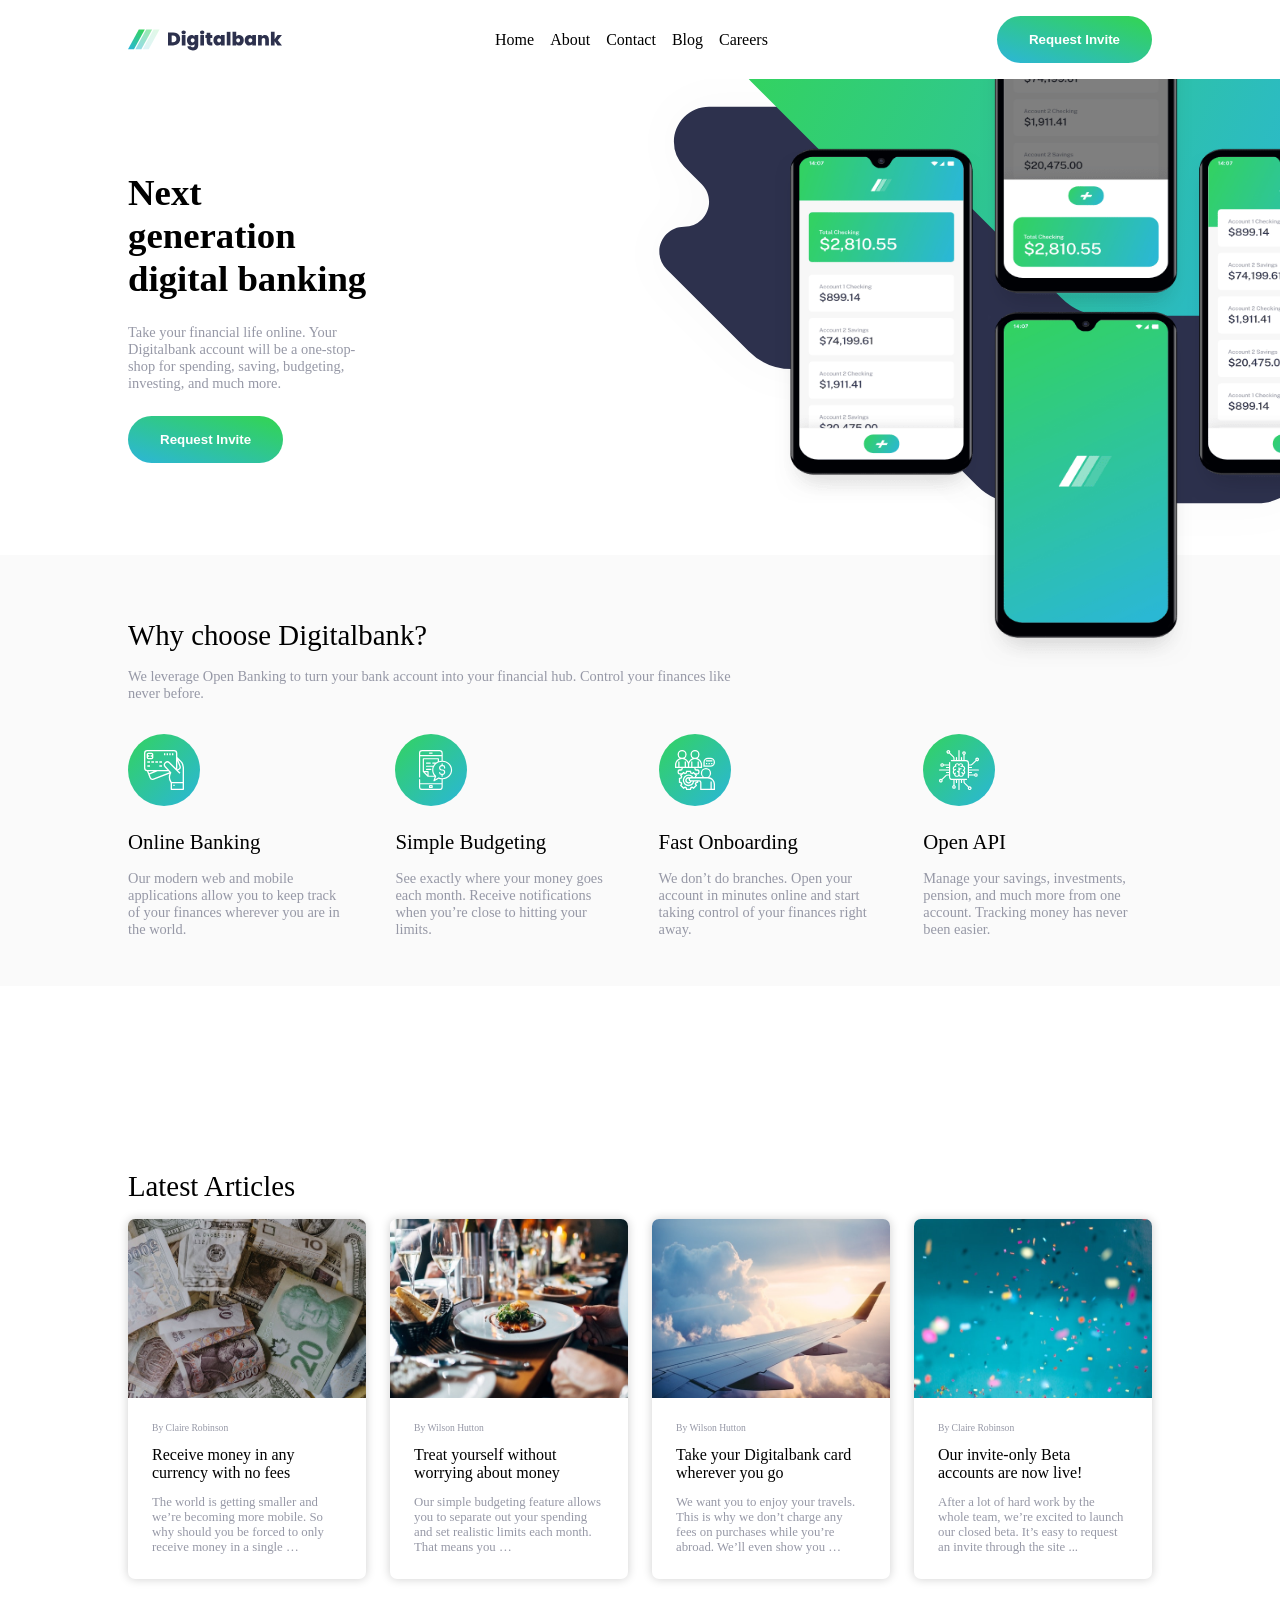
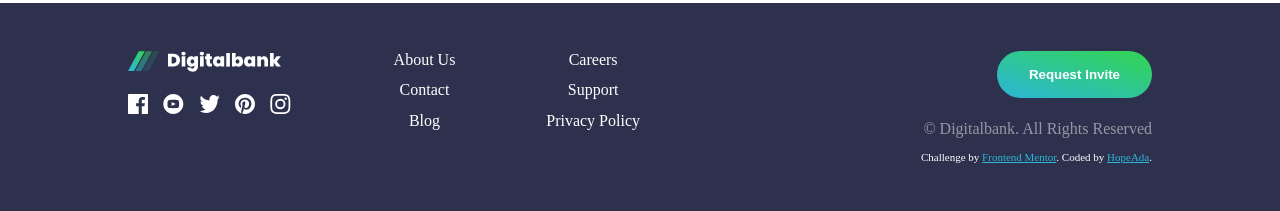
<file: digitalbank-landing/index.html>
<!DOCTYPE html>
<html lang="en">

<head>
  <meta charset="UTF-8">
  <meta name="viewport" content="width=device-width, initial-scale=1.0">
  <!-- displays site properly based on user's device -->

  <link rel="icon" type="image/png" sizes="32x32" href="./images/favicon-32x32.png">
  <link rel="stylesheet" href="styles.css">

  <title>Frontend Mentor | Digitalbank landing page</title>

  <!-- Feel free to remove these styles or customise in your own stylesheet 👍 -->

</head>

<body>


  <header>
    <img src="./images/logo-dark.svg" alt="" class="logo">
    <nav class="">
      <a href="">Home</a>
      <a href="">About</a>
      <a href="">Contact</a>
      <a href="">Blog</a>
      <a href="">Careers</a>
      <div class="bg"></div>
    </nav>

    <button>Request Invite</button>

    <img src="./images/icon-hamburger.svg" alt="" class="menu">
  </header>

  <main>
    <section class="hero">
      <div class="hero-img">
        <img src="./images/bg-intro-desktop.svg" alt="" class="img-bg">
        <img src="./images/image-mockups.png" alt="" class="phones">
      </div>
      <div class="hero-text">
        <h1>Next generation digital banking</h1>

        <p>
          Take your financial life online. Your Digitalbank account will be a one-stop-shop for spending, saving,
          budgeting, investing, and much more.
        </p>

        <button>Request Invite</button>
      </div>
    </section>


    <section class="why-info">
      <h2>Why choose Digitalbank?</h2>

      <p>
        We leverage Open Banking to turn your bank account into your financial hub. Control your finances like never
        before.
      </p>

      <div class="list">
        <div class="itm">


          <img src="./images/icon-online.svg" alt="">
          <span>Online Banking</span>
          <p>Our modern web and mobile applications allow you to keep track of your finances wherever you are in the
            world.</p>
        </div>
        <div class="itm">


          <img src="./images/icon-budgeting.svg" alt="">
          <span>Simple Budgeting</span>
          <p> See exactly where your money goes each month. Receive notifications when you’re close to hitting your
            limits.</p>
        </div>
        <div class="itm">


          <img src="./images/icon-onboarding.svg" alt="">
          <span> Fast Onboarding</span>
          <p> We don’t do branches. Open your account in minutes online and start taking control of your finances right
            away. </p>
        </div>
        <div class="itm">


          <img src="./images/icon-api.svg" alt="">
          <span>Open API</span>
          <p> Manage your savings, investments, pension, and much more from one account. Tracking money has never been
            easier.</p>
        </div>
      </div>
    </section>

    <section class="articles">
      <h2>Latest Articles</h2>

      <div class="list">
        <article>
          <img src="./images/image-currency.jpg" alt="">
          <div>
            <span class="author">By Claire Robinson</span>
            <span class="title">Receive money in any currency with no fees</span>
            <span class="desc"> The world is getting smaller and we’re becoming more mobile. So why should you be
              forced to only receive money in a single …</span>
          </div>
        </article>

        <article>
          <img src="./images/image-restaurant.jpg" alt="">
          <div>
            <span class="author"> By Wilson Hutton</span>
            <span class="title"> Treat yourself without worrying about money</span>
            <span class="desc"> Our simple budgeting feature allows you to separate out your spending and set
              realistic limits each month. That means you …</span>
          </div>
        </article>

        <article>
          <img src="./images/image-plane.jpg" alt="">
          <div>
            <span class="author">By Wilson Hutton</span>
            <span class="title">Take your Digitalbank card wherever you go</span>
            <span class="desc">We want you to enjoy your travels. This is why we don’t charge any fees on purchases
              while you’re abroad. We’ll even show you …</span>
          </div>
        </article>

        <article>
          <img src="./images/image-confetti.jpg" alt="">
          <div>
            <span class="author"> By Claire Robinson
            </span>
            <span class="title">Our invite-only Beta accounts are now live!</span>
            <span class="desc">After a lot of hard work by the whole team, we’re excited to launch our closed beta.
              It’s easy to request an invite through the site ...</span>
          </div>
        </article>
      </div>
    </section>
  </main>

  <footer>
    <section class="s1">
      <img src="./images/logo-light.svg" alt="" class="logo">
      <span class="socials">
        <img src="./images/icon-facebook.svg" alt="">
        <img src="./images/icon-youtube.svg" alt="">
        <img src="./images/icon-twitter.svg" alt="">
        <img src="./images/icon-pinterest.svg" alt="">
        <img src="./images/icon-instagram.svg" alt="">
      </span>
    </section>

    <section class="s2">
      <div>
        <span>About Us</span>
        <span>Contact</span>
        <span>Blog</span>
      </div>
      <div>
        <span>Careers</span>
        <span>Support</span>
        <span>Privacy Policy</span>
      </div>
    </section>

    <section class="s3">
      <button>Request Invite</button>
      <span class="copyright">© Digitalbank. All Rights Reserved</span>
      <div class="attribution">
        Challenge by <a href="https://www.frontendmentor.io?ref=challenge" target="_blank">Frontend Mentor</a>.
        Coded by <a href="#">HopeAda</a>.
      </div>
    </section>
  </footer>

  <script src="scripts.js" defer></script>

</body>

</html>
</file>
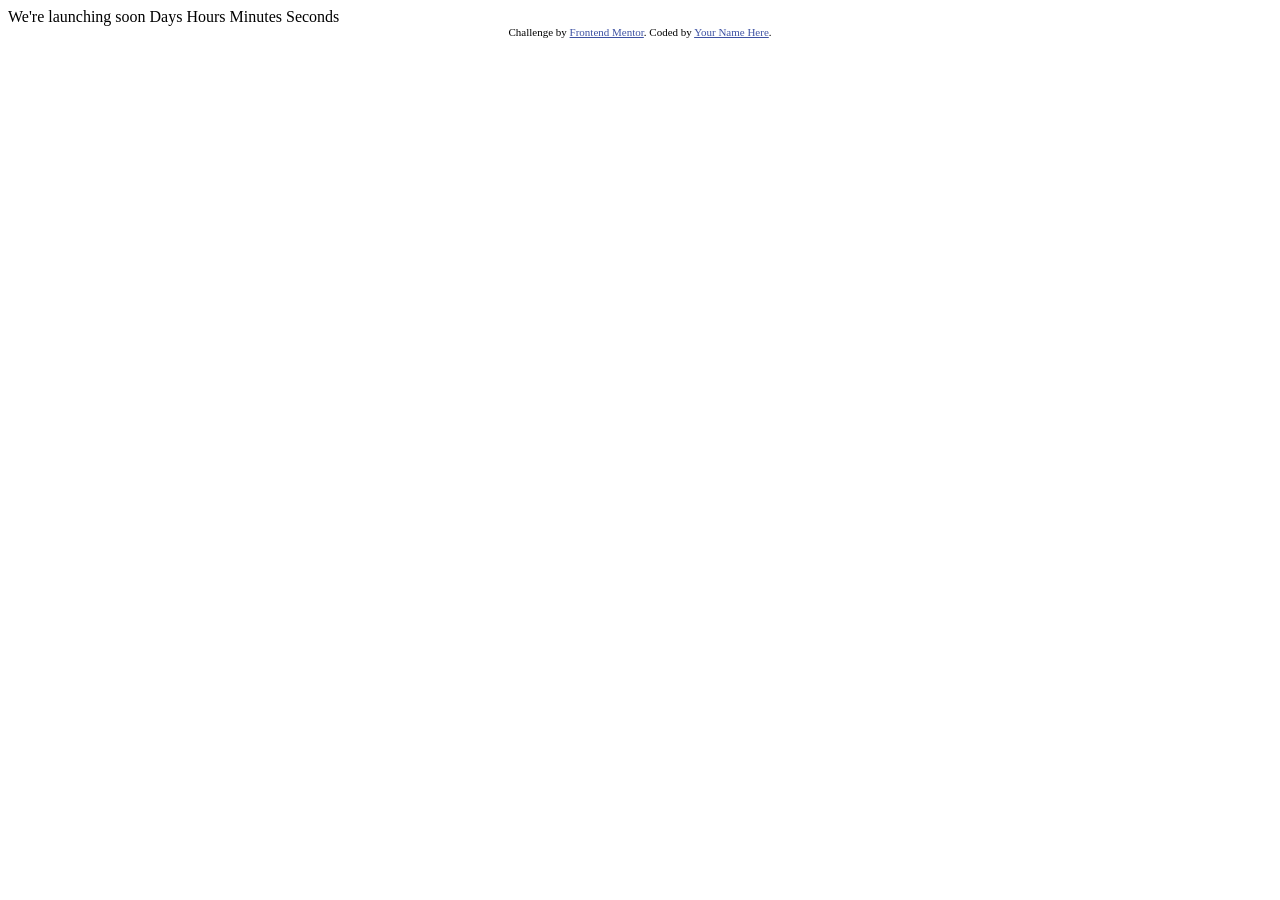
<file: launch-countdown/index.html>
<!DOCTYPE html>
<html lang="en">
<head>
  <meta charset="UTF-8">
  <meta name="viewport" content="width=device-width, initial-scale=1.0"> <!-- displays site properly based on user's device -->

  <link rel="icon" type="image/png" sizes="32x32" href="./images/favicon-32x32.png">
  
  <title>Frontend Mentor | Launch countdown timer</title>

  <!-- Feel free to remove these styles or customise in your own stylesheet 👍 -->
  <style>
    .attribution { font-size: 11px; text-align: center; }
    .attribution a { color: hsl(228, 45%, 44%); }
  </style>
</head>
<body>

  We're launching soon

  Days
  Hours
  Minutes
  Seconds
  
  <div class="attribution">
    Challenge by <a href="https://www.frontendmentor.io?ref=challenge" target="_blank">Frontend Mentor</a>. 
    Coded by <a href="#">Your Name Here</a>.
  </div>
</body>
</html>
</file>
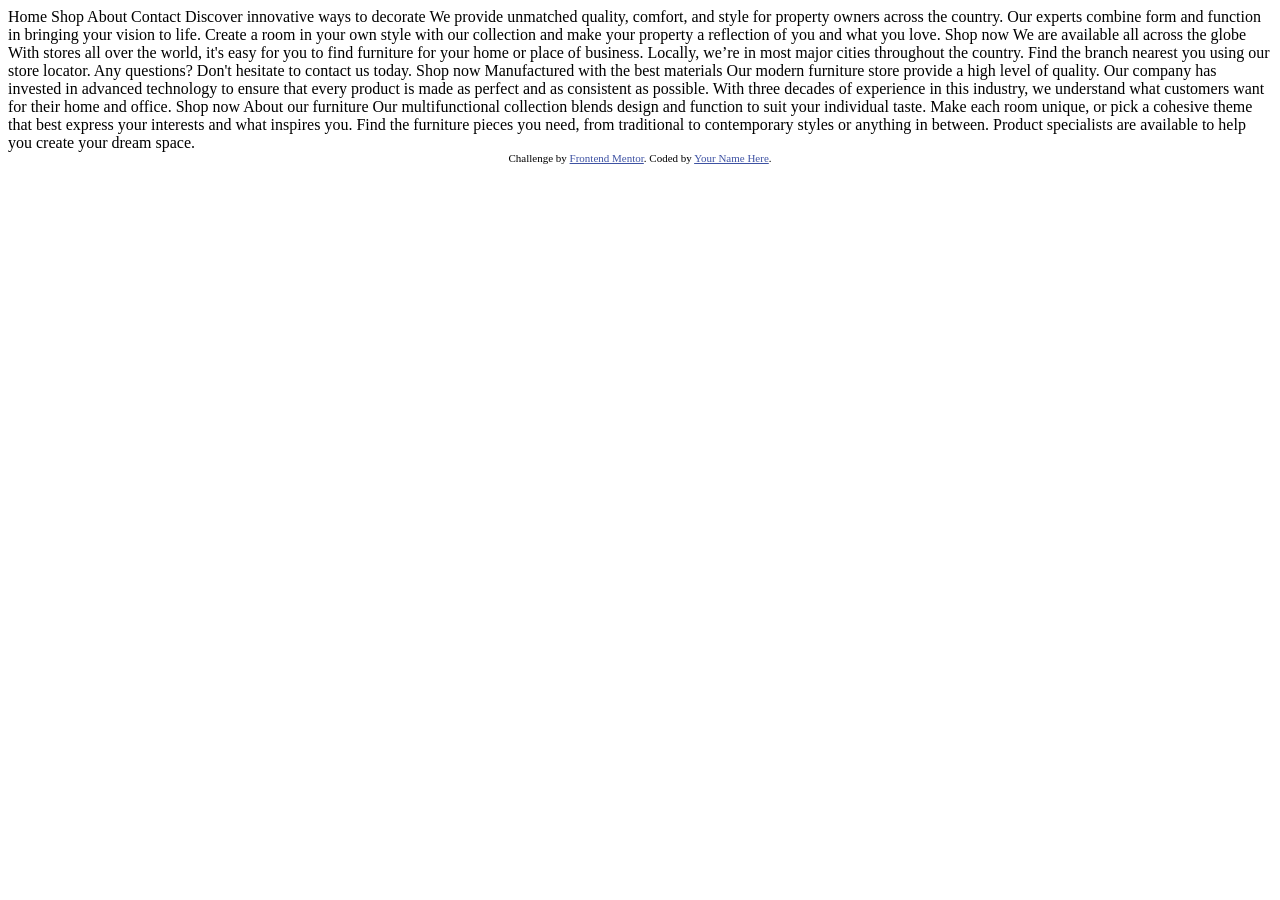
<file: room-homepage/index.html>
<!DOCTYPE html>
<html lang="en">
<head>
  <meta charset="UTF-8">
  <meta name="viewport" content="width=device-width, initial-scale=1.0"> <!-- displays site properly based on user's device -->

  <link rel="icon" type="image/png" sizes="32x32" href="./images/favicon-32x32.png">
  
  <title>Frontend Mentor | Room homepage</title>

  <!-- Feel free to remove these styles or customise in your own stylesheet 👍 -->
  <style>
    .attribution { font-size: 11px; text-align: center; }
    .attribution a { color: hsl(228, 45%, 44%); }
  </style>
</head>
<body>
  Home
  Shop
  About
  Contact

  Discover innovative ways to decorate

  We provide unmatched quality, comfort, and style for property owners across the country. 
  Our experts combine form and function in bringing your vision to life. Create a room in your 
  own style with our collection and make your property a reflection of you and what you love.

  Shop now

  We are available all across the globe

  With stores all over the world, it's easy for you to find furniture for your home or place of business. 
  Locally, we’re in most major cities throughout the country. Find the branch nearest you using our 
  store locator. Any questions? Don't hesitate to contact us today.

  Shop now

  Manufactured with the best materials

  Our modern furniture store provide a high level of quality. Our company has invested in advanced technology 
  to ensure that every product is made as perfect and as consistent as possible. With three decades of 
  experience in this industry, we understand what customers want for their home and office.

  Shop now

  About our furniture

  Our multifunctional collection blends design and function to suit your individual taste.
  Make each room unique, or pick a cohesive theme that best express your interests and what
  inspires you. Find the furniture pieces you need, from traditional to contemporary styles
  or anything in between. Product specialists are available to help you create your dream space.
  
  <div class="attribution">
    Challenge by <a href="https://www.frontendmentor.io?ref=challenge" target="_blank">Frontend Mentor</a>. 
    Coded by <a href="#">Your Name Here</a>.
  </div>
</body>
</html>
</file>
<file: digitalbank-landing/styles.css>
:root {
	--Blue950: hsl(233, 26%, 24%);
	--Green500: hsl(136, 64%, 51%);
	--Cyan400: hsl(192, 69%, 51%);

	--Gray600: hsl(233, 8%, 62%);
	--Gray100: hsl(220, 16%, 96%);
	--Gray50: hsl(0, 0%, 98%);
	--White: hsl(0, 100%, 100%);
}

* {
	margin: 0;
	padding: 0;
	box-sizing: border-box;
	border: none;
	outline: none;
}

body {
	width: 100%;
	min-height: 100vh;
	overflow-x: hidden;
}

h1 {
	font-size: 2.3rem;
	font-weight: 600;
}

h2 {
	font-size: 1.8rem;
	font-weight: 500;
}

p,
span.desc,
span.author {
	color: var(--Gray600);
}

header {
	display: flex;
	padding: 1rem 1.5rem;
	justify-content: space-between;
	align-items: center;
	width: 100%;
	z-index: 90;
	position: fixed;
	top: 0;
	left: 0;
	background-color: white;
	position: relative;
}

header nav {
	position: absolute;
	top: calc(100% + 1.5rem);
	width: calc(100% - 3rem);
	background-color: white;
	flex-direction: column;
	padding: 2rem 1rem;
	border-radius: 7px;
	gap: 1rem;
	align-items: center;
	display: none;
}

header nav.show {
	/* z-index: 30; */
	display: flex;
}

/* header nav.show .bg {
	position: absolute;
	top: -1.5rem;
	left: -1.5rem;
	right: -1.5rem;
	height: 100vh;
	background-color: red;
	z-index: 10;
} */

header nav a {
	text-decoration: none;
	color: black;
	cursor: pointer;
}

header button {
	display: none;
}

/* Main */
main {
	display: flex;
	flex-direction: column;
	width: 100%;
	z-index: 20;
}

/* Hero section */
section.hero {
	display: flex;
	flex-direction: column;
	overflow-x: hidden;
}

.hero-img {
	width: 100%;
	position: relative;
}

.hero-img img {
	width: 100%;
	height: 100%;
}

.hero-img .phones {
	position: absolute;
	top: -60px;
	left: 0;
	z-index: 40;
}

.hero-text,
.why-info,
.articles {
	padding: 1.5rem 2rem;
}

button {
	padding: 1rem 2rem;
	border-radius: 25px;
	color: white;
	background: linear-gradient(
		to bottom left,
		hsl(136, 64%, 51%) 10%,
		hsl(192, 69%, 51%)
	);
	font-weight: 600;
	width: fit-content;
	cursor: pointer;
}

button:hover {
	background: linear-gradient(
		to bottom right,
		var(--Green500) 10%,
		var(--Cyan400)
	);
}

.hero-text {
	display: flex;
	flex-direction: column;
	gap: 1.5rem;
	align-items: center;
	padding-top: 0;
	margin-top: -20px;
	padding-bottom: 3rem;
	text-align: center;
}

.hero-text p {
	font-size: 0.9rem;
}

/* Why section */

section.why-info {
	background-color: var(--Gray50);
	display: flex;
	flex-direction: column;
	align-items: center;
	padding: 3rem 2rem;
	text-align: center;
	z-index: 10;
}

.why-info h2 {
	margin-bottom: 1rem;
}

.why-info > p {
	font-size: 0.9rem;
}

.why-info .list {
	display: flex;
	flex-direction: column;
	gap: 3rem;
	margin-top: 2rem;
}

.why-info .list .itm {
	display: flex;
	flex-direction: column;
	gap: 1rem;
	align-items: center;
	text-align: center;
}

.why-info .list .itm img {
	margin-bottom: 0.5rem;
}

.why-info .list .itm span {
	font-size: 1.3rem;
	font-weight: 500;
}

.why-info .list .itm p {
	font-size: 0.9rem;
}

/* Articles */

section.articles {
	display: flex;
	flex-direction: column;
	gap: 1rem;
	text-align: center;
}

.articles .list {
	display: flex;
	flex-direction: column;
	gap: 1.5rem;
}

.articles .list article {
	display: flex;
	flex-direction: column;
	width: 100%;
	border-radius: 7px;
	background-color: white;
	box-shadow: 0 0 10px 0.5px lightgray;
}

.articles .list article img {
	width: 100%;
	height: 50%;
	/* max-height: 50%;
	min-height: 50%; */
	border-radius: 7px 7px 0 0;
}

.articles .list article div {
	display: flex;
	flex-direction: column;
	gap: 0.8rem;
	padding: 1.5rem;
	text-align: left;
}

.articles .author {
	font-size: 0.6rem;
}

.articles .title {
	font-size: 1.1rem;
	font-weight: 500;
}

.articles .desc {
	font-size: 0.8rem;
}

/* Footer */

footer {
	width: 100%;
	background-color: var(--Blue950);
	color: white;
	display: flex;
	flex-direction: column;
	align-items: center;
	padding: 3rem 1.5rem;
	gap: 1.2rem;
}

footer section,
footer .s2 div {
	display: flex;
	flex-direction: column;
	align-items: center;
	gap: 0.8rem;
}

footer .logo {
	margin-bottom: 10px;
	cursor: pointer;
}

footer .socials {
	display: flex;
	gap: 15px;
	margin-bottom: 10px;
}

footer .socials .img {
	cursor: pointer;
}

footer .s2 {
	font-size: 1rem;
}

footer .s2 span {
	cursor: pointer;
}

footer .copyright {
	font-size: 0.9rem;
	color: var(--Gray600);
	margin-top: 10px;
}

/* Large */
@media screen and (min-width: 1024px) {
	header nav {
		position: relative;
		display: flex;
		flex-direction: row;
		background-color: inherit;
		width: fit-content;
		padding: 0;
	}

	header .menu {
		display: none;
	}

	header button {
		display: block;
	}

	header,
	section.why-info,
	.articles,
	section.hero,
	footer {
		padding-left: 10vw;
		padding-right: 10vw;
	}

	section.hero {
		position: relative;
		/* height: calc(100vh - 80px); */
		display: flex;
		flex-direction: row-reverse;
		align-items: center;
		justify-content: space-between;
	}

	.hero-text {
		align-items: flex-start;
		padding: 0;
		margin-top: -10rem;
	}

	.hero-text h1,
	.hero-text p {
		text-align: left;
	}

	.hero-img {
		position: relative;
		top: -10rem;
		right: -15rem;
		width: 250%;
	}

	.hero-img .phones {
		width: 80%;
		height: 110%;
		position: absolute;
		top: 3rem;
		left: 10rem;
	}

	section.why-info {
		align-items: flex-start;
		text-align: left;
		position: relative;
		top: -10rem;
		padding-top: 4rem;
	}

	.why-info > p {
		width: 60%;
	}

	.why-info .list {
		display: flex;
		flex-direction: row;
	}

	.why-info .list .itm {
		width: 1fr;
		align-items: flex-start;
		text-align: left;
	}

	section.articles {
		text-align: left;
		align-items: flex-start;
	}

	.articles .list {
		display: flex;
		flex-direction: row;
	}

	.articles .list article {
		width: 1fr;
	}

	.articles article div {
		gap: 0.3rem;
	}

	.articles .author {
		font-size: 0.6rem;
	}

	.articles .title {
		font-size: 1rem;
	}

	.articles .desc {
		font-size: 0.8rem;
	}

	footer {
		display: grid;
		grid-template-rows: auto;
		grid-template-columns: 1fr 1fr 2fr;
		align-items: flex-start;
		justify-items: flex-start;
	}

	footer section {
		width: 100%;
	}

	footer .s1 {
		display: flex;
		flex-direction: column;
		align-items: flex-start;
	}

	footer .socials img {
		cursor: pointer;
	}

	footer .s2 {
		display: flex;
		flex-direction: row;
		justify-content: space-between;
		font-size: 1rem;
	}

	footer .s3 {
		display: flex;
		flex-direction: column;
		align-items: flex-end;
	}

	footer .copyright {
		font-size: 1rem;
	}
}

/* Attribution */
.attribution {
	font-size: 11px;
	text-align: center;
}
.attribution a {
	color: var(--Cyan400);
}
</file>
